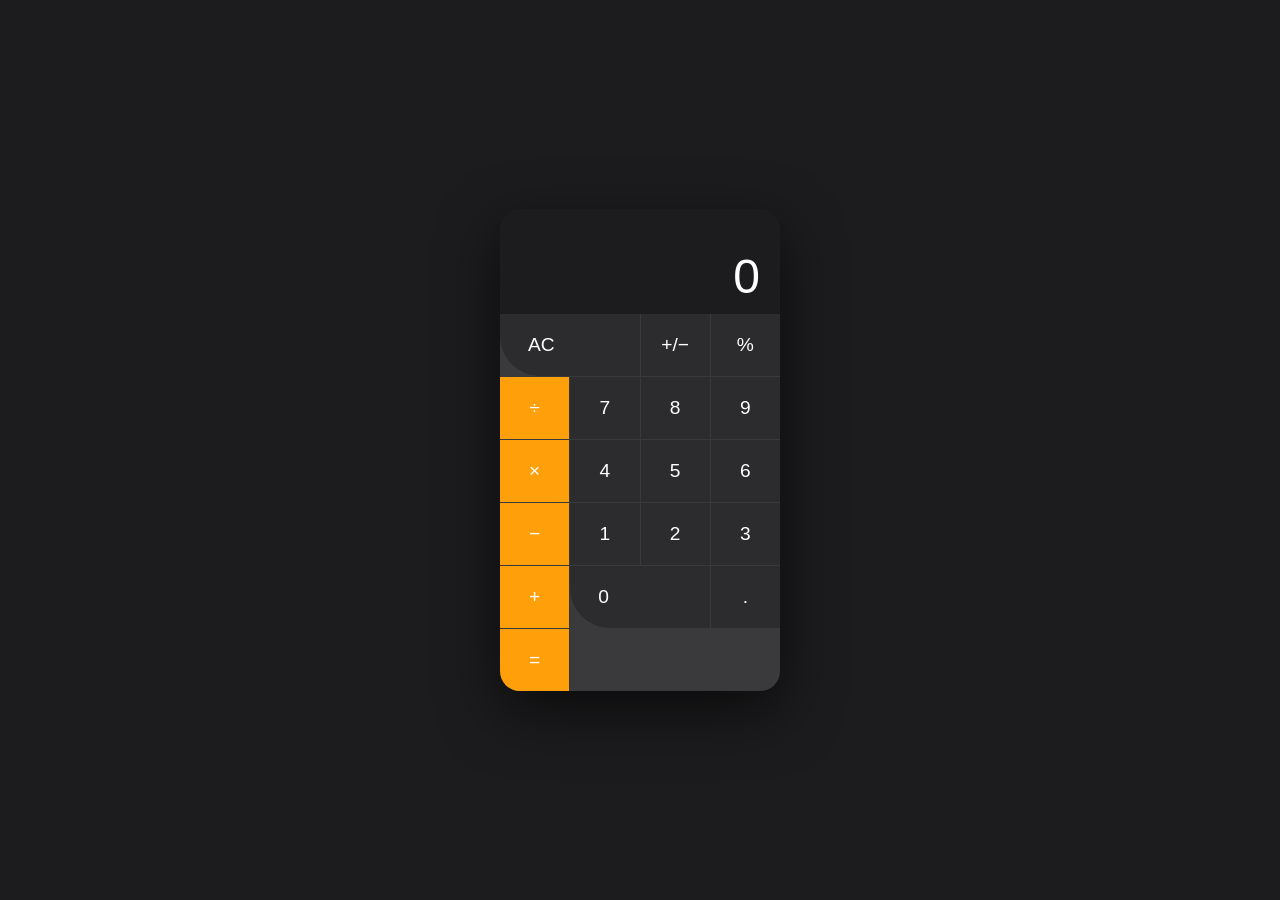
<file: calculator/index.html>
<!DOCTYPE html>
<html lang="en">
<head>
  <meta charset="UTF-8">
  <meta name="viewport" content="width=device-width, initial-scale=1.0">
  <title>Calculator</title>
  <link rel="stylesheet" href="style.css">
</head>
<body>
  <div class="calc">
    <div class="display">
      <div id="expr"></div>
      <div id="result">0</div>
    </div>
    <div class="buttons">
      <button class="span2" data-action="clear">AC</button>
      <button data-action="sign">+/−</button>
      <button data-action="percent">%</button>
      <button class="op" data-value="/">÷</button>
      <button data-value="7">7</button><button data-value="8">8</button><button data-value="9">9</button>
      <button class="op" data-value="*">×</button>
      <button data-value="4">4</button><button data-value="5">5</button><button data-value="6">6</button>
      <button class="op" data-value="-">−</button>
      <button data-value="1">1</button><button data-value="2">2</button><button data-value="3">3</button>
      <button class="op" data-value="+">+</button>
      <button class="span2" data-value="0">0</button>
      <button data-value=".">.</button>
      <button class="op equals" data-action="equals">=</button>
    </div>
  </div>
  <script src="app.js"></script>
</body>
</html>
</file>
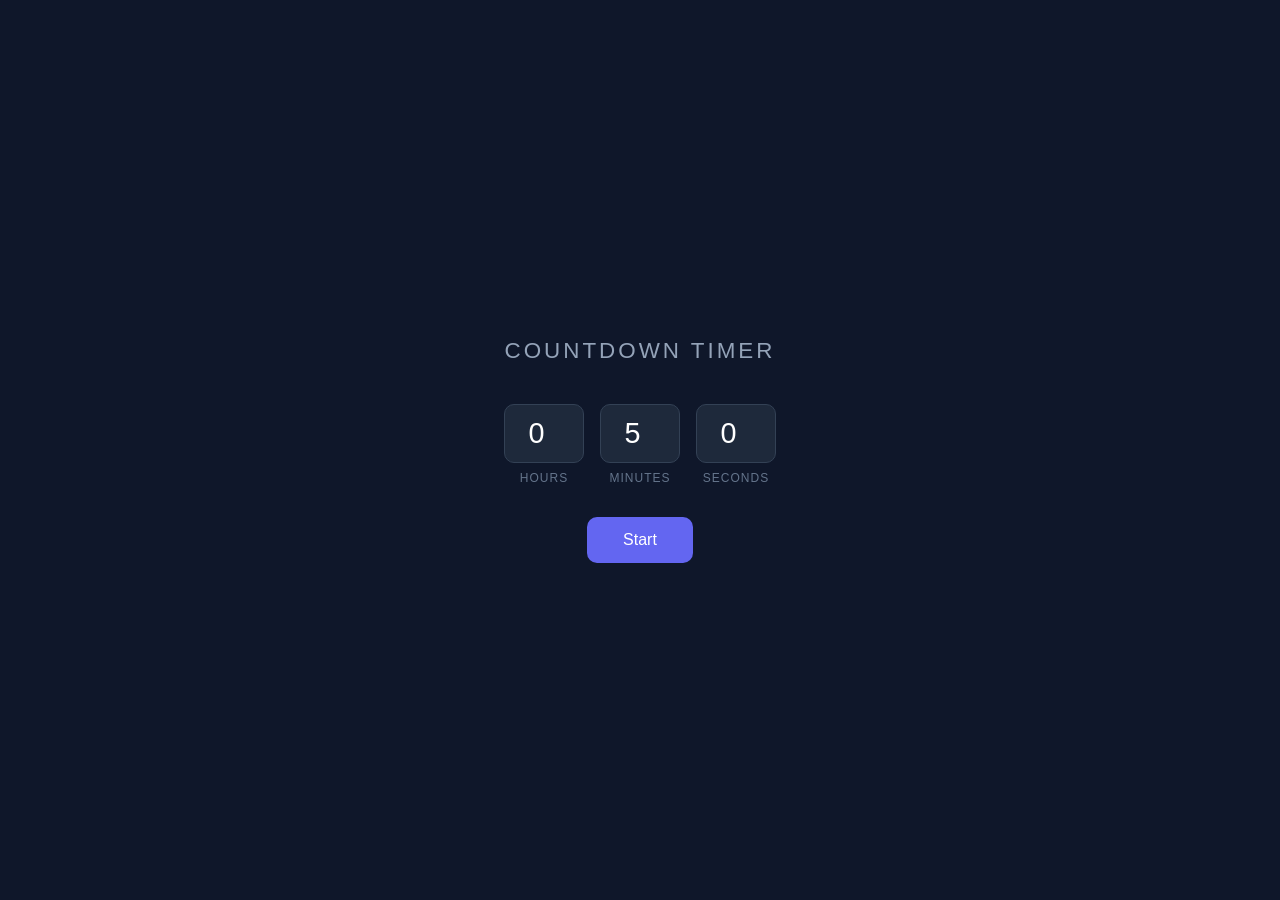
<file: countdown-timer/index.html>
<!DOCTYPE html>
<html lang="en">
<head>
  <meta charset="UTF-8">
  <meta name="viewport" content="width=device-width, initial-scale=1.0">
  <title>Countdown Timer</title>
  <link rel="stylesheet" href="style.css">
</head>
<body>
  <div class="container">
    <h1>Countdown Timer</h1>
    <div class="setup" id="setup">
      <div class="inputs">
        <div class="input-group"><input type="number" id="hours" min="0" max="99" value="0"><label>Hours</label></div>
        <div class="input-group"><input type="number" id="minutes" min="0" max="59" value="5"><label>Minutes</label></div>
        <div class="input-group"><input type="number" id="seconds" min="0" max="59" value="0"><label>Seconds</label></div>
      </div>
      <button id="start-btn">Start</button>
    </div>
    <div class="display hidden" id="display">
      <div class="time" id="time-display">00:05:00</div>
      <div class="controls">
        <button id="pause-btn">Pause</button>
        <button id="reset-btn">Reset</button>
      </div>
    </div>
    <div class="done hidden" id="done">⏰ Time's up!</div>
  </div>
  <script src="app.js"></script>
</body>
</html>
</file>
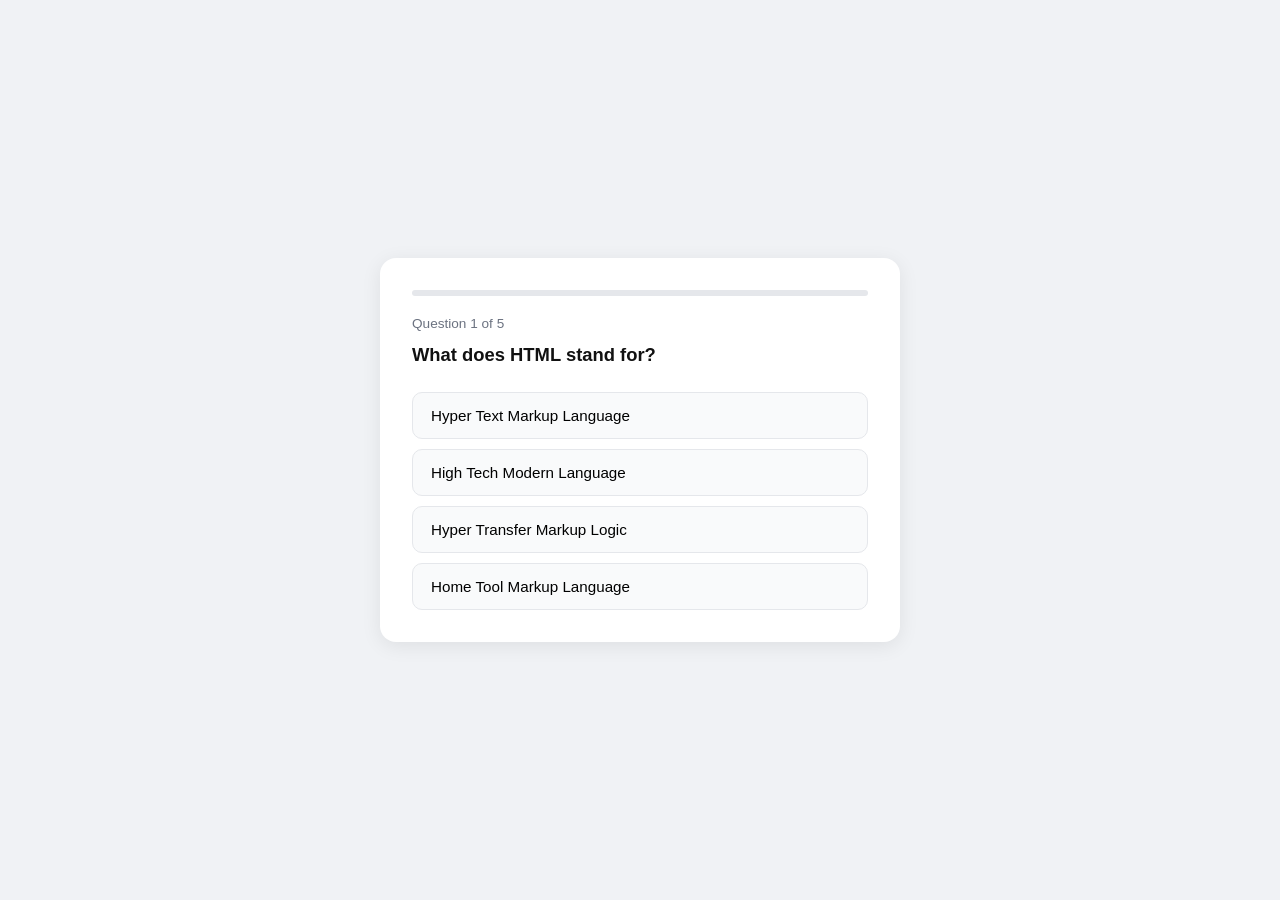
<file: quiz-app/index.html>
<!DOCTYPE html>
<html lang="en">
<head>
  <meta charset="UTF-8">
  <meta name="viewport" content="width=device-width, initial-scale=1.0">
  <title>Quiz App</title>
  <link rel="stylesheet" href="style.css">
</head>
<body>
  <div class="quiz-box" id="quiz-box">
    <div class="progress"><div id="progress-bar"></div></div>
    <div class="question-num" id="q-num">Question 1 of 5</div>
    <div class="question" id="question"></div>
    <div class="options" id="options"></div>
    <button id="next-btn" class="hidden">Next →</button>
  </div>
  <div class="result hidden" id="result">
    <h2>Quiz Complete!</h2>
    <div class="score" id="score"></div>
    <button id="restart-btn">Try Again</button>
  </div>
  <script src="app.js"></script>
</body>
</html>
</file>
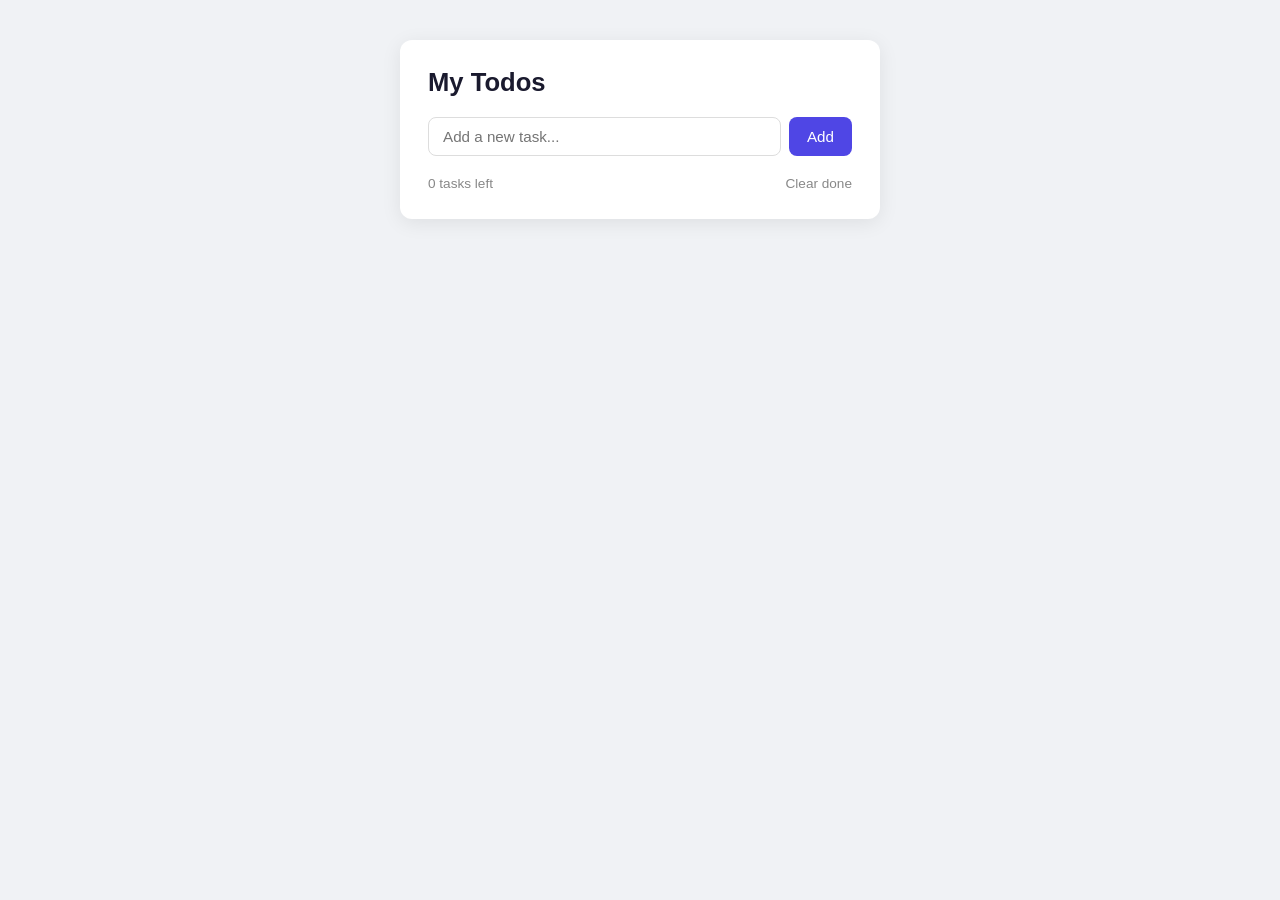
<file: todo-app/index.html>
<!DOCTYPE html>
<html lang="en">
<head>
  <meta charset="UTF-8">
  <meta name="viewport" content="width=device-width, initial-scale=1.0">
  <title>Todo App</title>
  <link rel="stylesheet" href="style.css">
</head>
<body>
  <div class="container">
    <h1>My Todos</h1>
    <div class="input-row">
      <input type="text" id="todo-input" placeholder="Add a new task..." />
      <button id="add-btn">Add</button>
    </div>
    <ul id="todo-list"></ul>
    <div class="footer">
      <span id="remaining">0 tasks left</span>
      <button id="clear-btn">Clear done</button>
    </div>
  </div>
  <script src="app.js"></script>
</body>
</html>
</file>
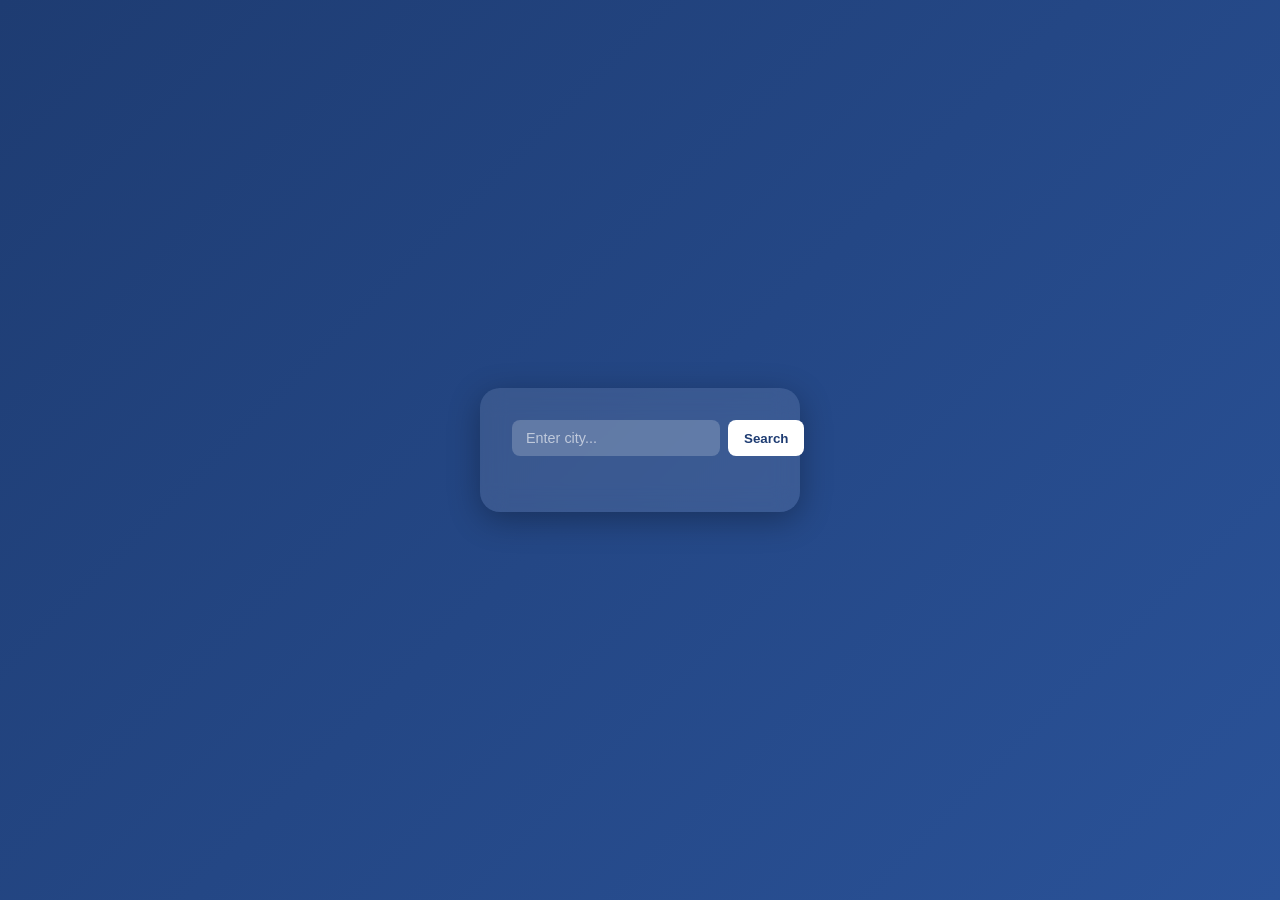
<file: weather-widget/index.html>
<!DOCTYPE html>
<html lang="en">
<head>
  <meta charset="UTF-8">
  <meta name="viewport" content="width=device-width, initial-scale=1.0">
  <title>Weather Widget</title>
  <link rel="stylesheet" href="style.css">
</head>
<body>
  <div class="card">
    <div class="search-row">
      <input type="text" id="city-input" placeholder="Enter city..." />
      <button id="search-btn">Search</button>
    </div>
    <div id="weather" class="hidden">
      <div class="city-name" id="city-name"></div>
      <div class="temp" id="temp"></div>
      <div class="desc" id="desc"></div>
      <div class="details">
        <span id="humidity"></span>
        <span id="wind"></span>
      </div>
    </div>
    <div id="error" class="error hidden">City not found.</div>
  </div>
  <script src="app.js"></script>
</body>
</html>
</file>
<file: calculator/style.css>
* { box-sizing: border-box; margin: 0; padding: 0; }
body { font-family: -apple-system, sans-serif; background: #1c1c1e; display: flex; justify-content: center; align-items: center; min-height: 100vh; }
.calc { background: #1c1c1e; border-radius: 20px; overflow: hidden; width: 280px; box-shadow: 0 20px 60px rgba(0,0,0,0.6); }
.display { padding: 20px 20px 10px; text-align: right; }
#expr { font-size: 0.9rem; color: #888; min-height: 20px; }
#result { font-size: 3rem; color: #fff; font-weight: 300; overflow: hidden; text-overflow: ellipsis; }
.buttons { display: grid; grid-template-columns: repeat(4, 1fr); gap: 1px; background: #3a3a3c; }
button { padding: 20px; font-size: 1.2rem; border: none; cursor: pointer; background: #2c2c2e; color: #fff; transition: filter 0.1s; }
button:active { filter: brightness(1.3); }
button.op { background: #ff9f0a; color: #fff; }
button.equals { background: #ff9f0a; }
button.span2 { grid-column: span 2; text-align: left; padding-left: 28px; border-radius: 0 0 0 40px; }
</file>
<file: countdown-timer/style.css>
* { box-sizing: border-box; margin: 0; padding: 0; }
body { font-family: -apple-system, sans-serif; background: #0f172a; display: flex; justify-content: center; align-items: center; min-height: 100vh; }
.container { text-align: center; color: #fff; padding: 40px; }
h1 { font-size: 1.4rem; font-weight: 400; letter-spacing: 3px; text-transform: uppercase; color: #94a3b8; margin-bottom: 40px; }
.inputs { display: flex; gap: 16px; justify-content: center; margin-bottom: 32px; }
.input-group { display: flex; flex-direction: column; align-items: center; gap: 8px; }
input[type=number] { width: 80px; padding: 12px; font-size: 1.8rem; text-align: center; background: #1e293b; border: 1px solid #334155; border-radius: 10px; color: #fff; outline: none; }
input[type=number]:focus { border-color: #6366f1; }
label { font-size: 0.75rem; color: #64748b; text-transform: uppercase; letter-spacing: 1px; }
button { padding: 14px 36px; background: #6366f1; color: #fff; border: none; border-radius: 10px; font-size: 1rem; cursor: pointer; margin: 0 6px; }
button:hover { background: #4f46e5; }
.time { font-size: 5rem; font-weight: 200; letter-spacing: 4px; margin-bottom: 32px; font-variant-numeric: tabular-nums; }
.done { font-size: 2rem; animation: pulse 1s infinite; }
@keyframes pulse { 0%,100%{opacity:1} 50%{opacity:0.4} }
.hidden { display: none; }
</file>
<file: quiz-app/style.css>
* { box-sizing: border-box; margin: 0; padding: 0; }
body { font-family: -apple-system, sans-serif; background: #f0f2f5; display: flex; justify-content: center; align-items: center; min-height: 100vh; padding: 16px; }
.quiz-box, .result { background: #fff; border-radius: 16px; padding: 32px; width: 100%; max-width: 520px; box-shadow: 0 4px 20px rgba(0,0,0,0.08); }
.progress { height: 6px; background: #e5e7eb; border-radius: 3px; margin-bottom: 20px; }
#progress-bar { height: 100%; background: #4f46e5; border-radius: 3px; transition: width 0.3s; }
.question-num { font-size: 0.85rem; color: #6b7280; margin-bottom: 10px; }
.question { font-size: 1.15rem; font-weight: 600; color: #111; margin-bottom: 24px; line-height: 1.5; }
.options { display: flex; flex-direction: column; gap: 10px; }
.options button { padding: 14px 18px; background: #f9fafb; border: 1.5px solid #e5e7eb; border-radius: 10px; font-size: 0.95rem; text-align: left; cursor: pointer; }
.options button:hover:not(:disabled) { border-color: #4f46e5; background: #eef2ff; }
.options button.correct { background: #d1fae5; border-color: #10b981; color: #065f46; }
.options button.wrong { background: #fee2e2; border-color: #ef4444; color: #991b1b; }
#next-btn { margin-top: 20px; width: 100%; padding: 14px; background: #4f46e5; color: #fff; border: none; border-radius: 10px; font-size: 1rem; cursor: pointer; }
.result { text-align: center; }
.result h2 { font-size: 1.8rem; margin-bottom: 16px; color: #111; }
.score { font-size: 2.5rem; font-weight: 700; color: #4f46e5; margin-bottom: 24px; }
#restart-btn { padding: 12px 32px; background: #4f46e5; color: #fff; border: none; border-radius: 10px; font-size: 1rem; cursor: pointer; }
.hidden { display: none; }
</file>
<file: todo-app/style.css>
* { box-sizing: border-box; margin: 0; padding: 0; }
body { font-family: -apple-system, sans-serif; background: #f0f2f5; display: flex; justify-content: center; padding: 40px 16px; }
.container { background: #fff; border-radius: 12px; padding: 28px; width: 100%; max-width: 480px; box-shadow: 0 4px 20px rgba(0,0,0,0.08); }
h1 { font-size: 1.6rem; margin-bottom: 20px; color: #1a1a2e; }
.input-row { display: flex; gap: 8px; margin-bottom: 20px; }
input { flex: 1; padding: 10px 14px; border: 1.5px solid #ddd; border-radius: 8px; font-size: 0.95rem; outline: none; }
input:focus { border-color: #4f46e5; }
button { padding: 10px 18px; background: #4f46e5; color: #fff; border: none; border-radius: 8px; cursor: pointer; font-size: 0.95rem; }
button:hover { background: #4338ca; }
li { display: flex; align-items: center; gap: 10px; padding: 10px 0; border-bottom: 1px solid #f0f0f0; }
li.done span { text-decoration: line-through; color: #aaa; }
li span { flex: 1; font-size: 0.95rem; }
li .del { background: #fee2e2; color: #dc2626; padding: 4px 10px; font-size: 0.8rem; }
li .del:hover { background: #fecaca; }
.footer { display: flex; justify-content: space-between; align-items: center; margin-top: 16px; font-size: 0.85rem; color: #888; }
#clear-btn { background: none; color: #888; padding: 0; font-size: 0.85rem; }
#clear-btn:hover { color: #dc2626; background: none; }
</file>
<file: weather-widget/style.css>
* { box-sizing: border-box; margin: 0; padding: 0; }
body { font-family: -apple-system, sans-serif; background: linear-gradient(135deg, #1e3c72, #2a5298); min-height: 100vh; display: flex; align-items: center; justify-content: center; }
.card { background: rgba(255,255,255,0.1); backdrop-filter: blur(12px); border-radius: 20px; padding: 32px; width: 320px; color: #fff; box-shadow: 0 8px 32px rgba(0,0,0,0.3); }
.search-row { display: flex; gap: 8px; margin-bottom: 24px; }
input { flex: 1; padding: 10px 14px; border: none; border-radius: 8px; background: rgba(255,255,255,0.2); color: #fff; font-size: 0.9rem; outline: none; }
input::placeholder { color: rgba(255,255,255,0.6); }
button { padding: 10px 16px; background: #fff; color: #1e3c72; border: none; border-radius: 8px; cursor: pointer; font-weight: 600; }
.city-name { font-size: 1.4rem; font-weight: 700; margin-bottom: 4px; }
.temp { font-size: 3.5rem; font-weight: 300; margin: 8px 0; }
.desc { font-size: 1rem; text-transform: capitalize; opacity: 0.85; margin-bottom: 16px; }
.details { display: flex; gap: 20px; font-size: 0.85rem; opacity: 0.8; }
.hidden { display: none; }
.error { color: #fca5a5; font-size: 0.9rem; text-align: center; }
</file>
